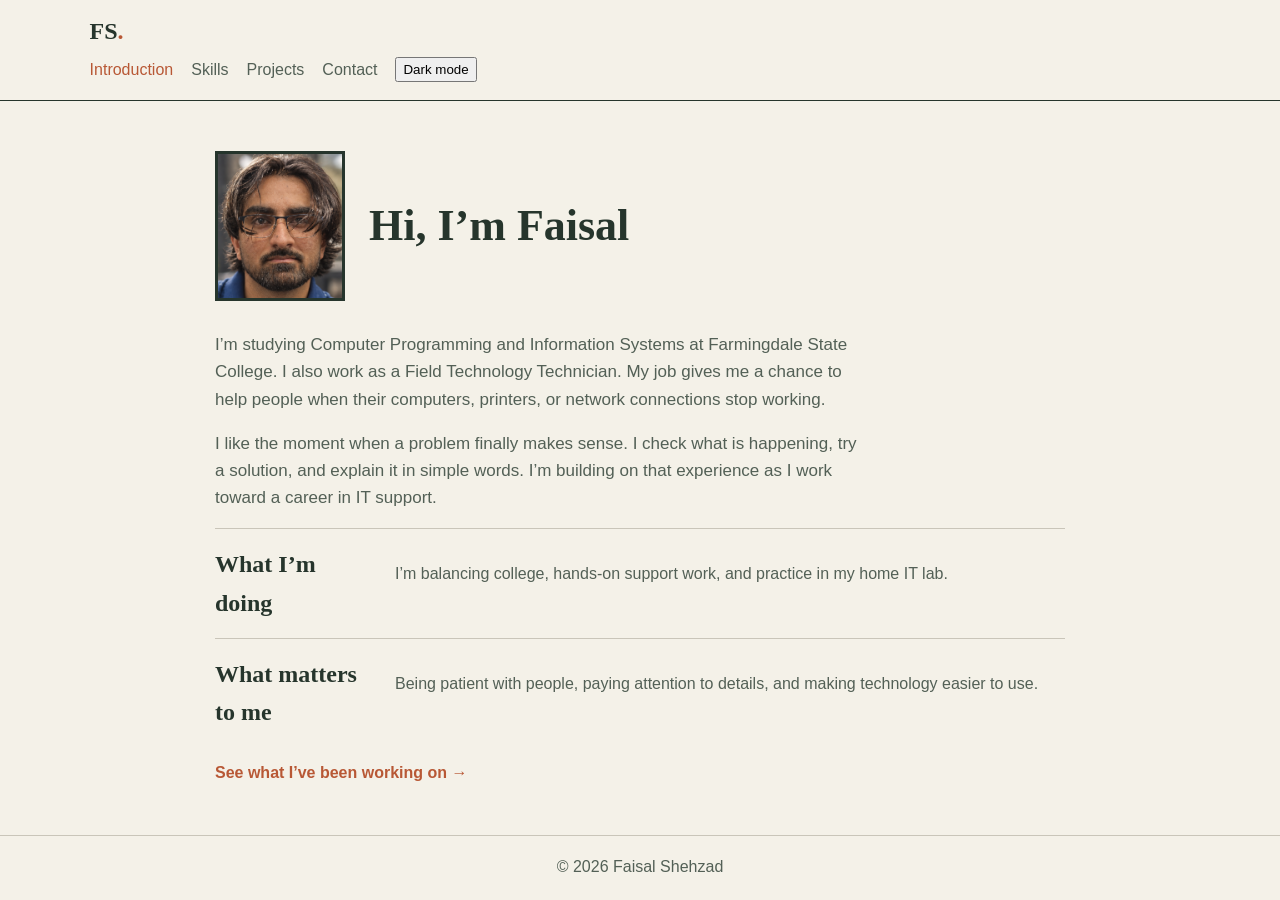
<file: index.html>
<!DOCTYPE html>
<html lang="en">
<head>
  <meta charset="UTF-8">
  <meta name="viewport" content="width=device-width, initial-scale=1.0">
  <title>Introduction | Faisal Shehzad</title>
  <link rel="stylesheet" href="style.css">
</head>
<body>
  <!-- Main site menu -->
  <header class="site-header">
    <a class="logo" href="index.html">FS<span>.</span></a>
    <nav>
      <a class="active" href="index.html">Introduction</a>
      <a href="skills.html">Skills</a>
      <a href="projects.html">Projects</a>
      <a href="contact.html">Contact</a>
      <button id="themeButton">Dark mode</button>
    </nav>
  </header>

  <!-- Introduction and personal details -->
  <main>
    <section class="page-top">
      <div class="intro-heading">
        <img class="profile-photo" src="Faisal.jpg" alt="Photo of Faisal Shehzad">
        <h1>Hi, I’m Faisal</h1>
      </div>
    </section>

    <p class="intro-text">
      I’m studying Computer Programming and Information Systems at
      Farmingdale State College. I also work as a Field Technology Technician.
      My job gives me a chance to help people when their computers, printers,
      or network connections stop working.
    </p>

    <p class="intro-text">
      I like the moment when a problem finally makes sense. I check what is
      happening, try a solution, and explain it in simple words. I’m building
      on that experience as I work toward a career in IT support.
    </p>

    <section class="info-row">
      <h2>What I’m doing</h2>
      <p>I’m balancing college, hands-on support work, and practice in my home IT lab.</p>
    </section>

    <section class="info-row">
      <h2>What matters to me</h2>
      <p>Being patient with people, paying attention to details, and making technology easier to use.</p>
    </section>

    <a class="text-link" href="projects.html">See what I’ve been working on →</a>
  </main>

  <!-- Page footer -->
  <footer>© 2026 Faisal Shehzad</footer>

  <script src="script.js"></script>
</body>
</html>
</file>
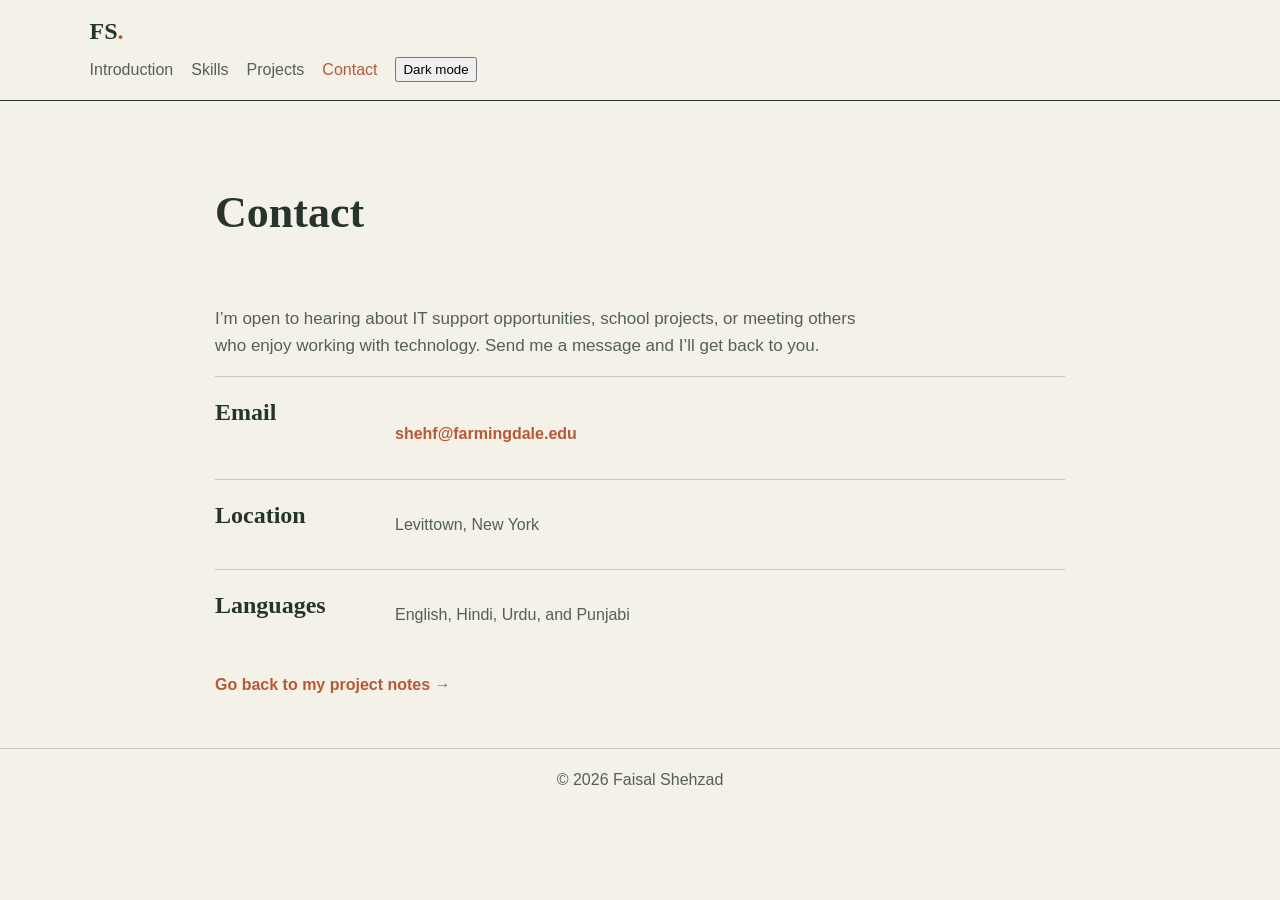
<file: contact.html>
<!DOCTYPE html>
<html lang="en">
<head>
  <meta charset="UTF-8">
  <meta name="viewport" content="width=device-width, initial-scale=1.0">
  <title>Contact | Faisal Shehzad</title>
  <link rel="stylesheet" href="style.css">
</head>
<body>
  <!-- Main site menu -->
  <header class="site-header">
    <a class="logo" href="index.html">FS<span>.</span></a>
    <nav>
      <a href="index.html">Introduction</a>
      <a href="skills.html">Skills</a>
      <a href="projects.html">Projects</a>
      <a class="active" href="contact.html">Contact</a>
      <button id="themeButton">Dark mode</button>
    </nav>
  </header>

  <!-- Contact details -->
  <main>
    <section class="page-top">
      <div>
        <h1>Contact</h1>
      </div>
    </section>

    <p class="intro-text">
      I’m open to hearing about IT support opportunities, school projects,
      or meeting others who enjoy working with technology. Send me a message
      and I’ll get back to you.
    </p>

    <section class="info-row">
      <h2>Email</h2>
      <p><a class="text-link" href="mailto:shehf@farmingdale.edu">shehf@farmingdale.edu</a></p>
    </section>

    <section class="info-row">
      <h2>Location</h2>
      <p>Levittown, New York</p>
    </section>

    <section class="info-row">
      <h2>Languages</h2>
      <p>English, Hindi, Urdu, and Punjabi</p>
    </section>

    <a class="text-link" href="projects.html">Go back to my project notes →</a>
  </main>

  <!-- Page footer -->
  <footer>© 2026 Faisal Shehzad</footer>

  <script src="script.js"></script>
</body>
</html>
</file>
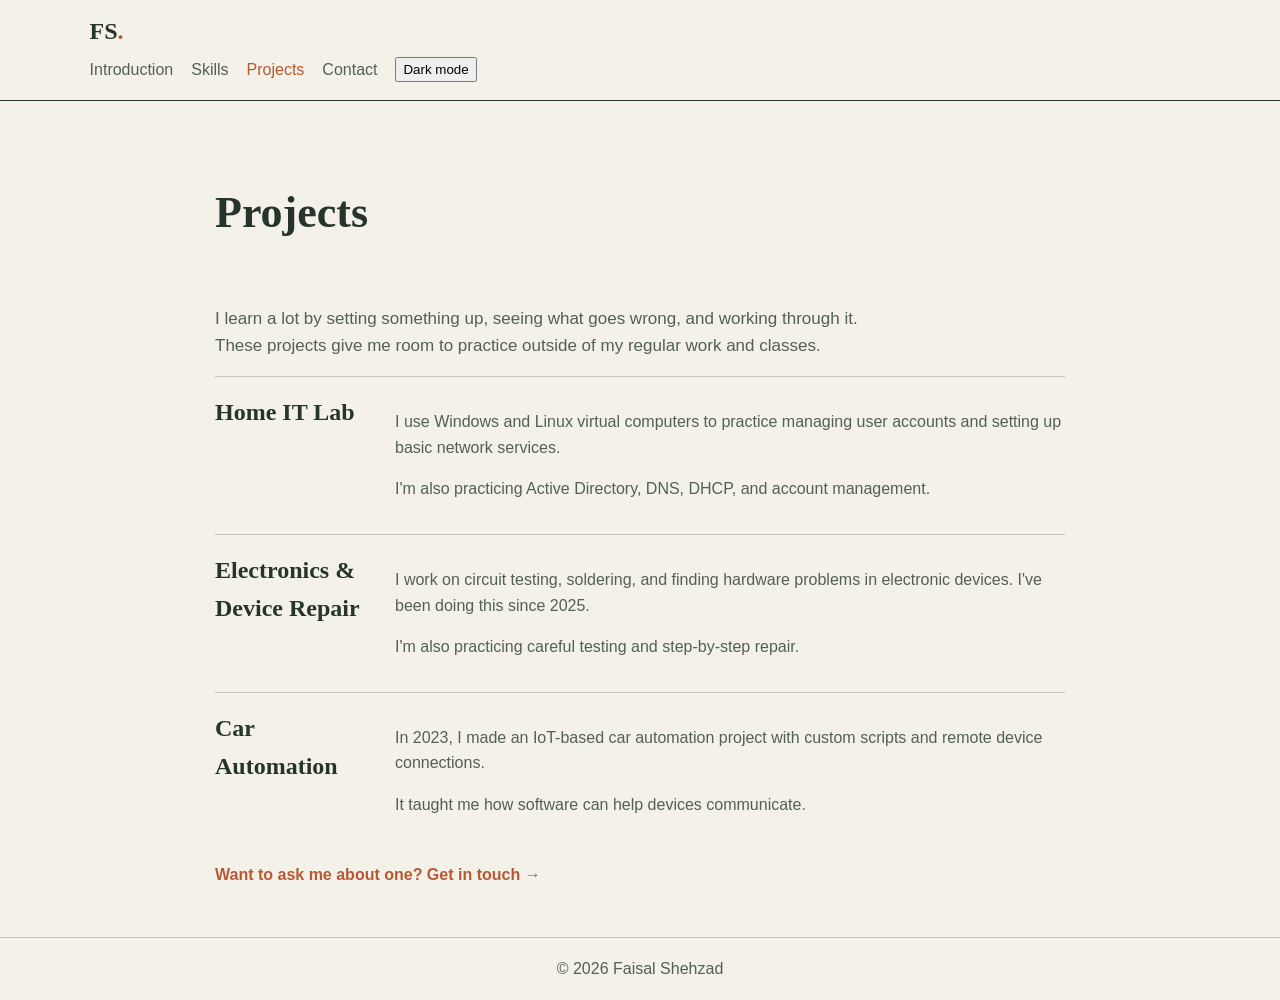
<file: projects.html>
<!DOCTYPE html>
<html lang="en">
<head>
  <meta charset="UTF-8">
  <meta name="viewport" content="width=device-width, initial-scale=1.0">
  <title>Projects | Faisal Shehzad</title>
  <link rel="stylesheet" href="style.css">
</head>
<body>
  <!-- Main site menu -->
  <header class="site-header">
    <a class="logo" href="index.html">FS<span>.</span></a>
    <nav>
      <a href="index.html">Introduction</a>
      <a href="skills.html">Skills</a>
      <a class="active" href="projects.html">Projects</a>
      <a href="contact.html">Contact</a>
      <button id="themeButton">Dark mode</button>
    </nav>
  </header>

  <!-- Projects and what I learned from them -->
  <main>
    <section class="page-top">
      <div>
        <h1>Projects</h1>
      </div>
    </section>

    <p class="intro-text">
      I learn a lot by setting something up, seeing what goes wrong, and
      working through it. These projects give me room to practice outside
      of my regular work and classes.
    </p>

    <section class="info-row">
      <h2>Home IT Lab</h2>
      <div>
        <p>I use Windows and Linux virtual computers to practice managing user accounts and setting up basic network services.</p>
        <p>I'm also practicing Active Directory, DNS, DHCP, and account management.</p>
      </div>
    </section>

    <section class="info-row">
      <h2>Electronics &amp; Device Repair</h2>
      <div>
        <p>I work on circuit testing, soldering, and finding hardware problems in electronic devices. I've been doing this since 2025.</p>
        <p>I'm also practicing careful testing and step-by-step repair.</p>
      </div>
    </section>

    <section class="info-row">
      <h2>Car Automation</h2>
      <div>
        <p>In 2023, I made an IoT-based car automation project with custom scripts and remote device connections.</p>
        <p>It taught me how software can help devices communicate.</p>
      </div>
    </section>

    <a class="text-link" href="contact.html">Want to ask me about one? Get in touch →</a>
  </main>

  <!-- Page footer -->
  <footer>© 2026 Faisal Shehzad</footer>

  <script src="script.js"></script>
</body>
</html>
</file>
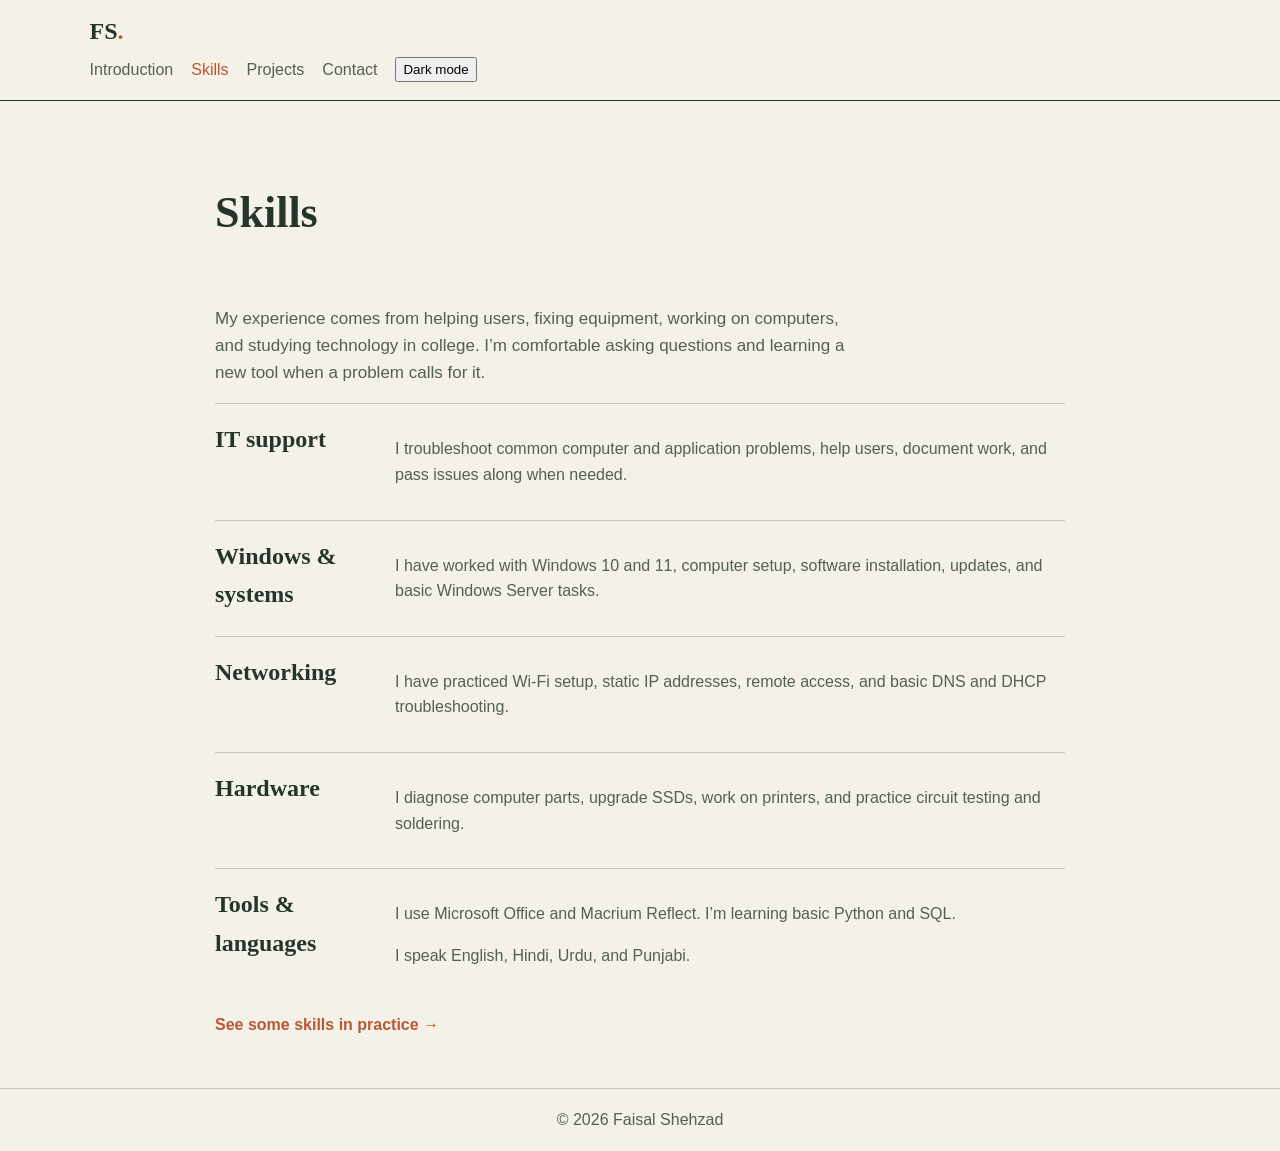
<file: skills.html>
<!DOCTYPE html>
<html lang="en">
<head>
  <meta charset="UTF-8">
  <meta name="viewport" content="width=device-width, initial-scale=1.0">
  <title>Skills | Faisal Shehzad</title>
  <link rel="stylesheet" href="style.css">
</head>
<body>
  <!-- Main site menu -->
  <header class="site-header">
    <a class="logo" href="index.html">FS<span>.</span></a>
    <nav>
      <a href="index.html">Introduction</a>
      <a class="active" href="skills.html">Skills</a>
      <a href="projects.html">Projects</a>
      <a href="contact.html">Contact</a>
      <button id="themeButton">Dark mode</button>
    </nav>
  </header>

  <!-- Skills and tools I use -->
  <main>
    <section class="page-top">
      <div>
        <h1>Skills</h1>
      </div>
    </section>

    <p class="intro-text">
      My experience comes from helping users, fixing equipment, working on
      computers, and studying technology in college. I’m comfortable asking
      questions and learning a new tool when a problem calls for it.
    </p>

    <section class="info-row">
      <h2>IT support</h2>
      <div>
        <p>I troubleshoot common computer and application problems, help users, document work, and pass issues along when needed.</p>
      </div>
    </section>

    <section class="info-row">
      <h2>Windows &amp; systems</h2>
      <div>
        <p>I have worked with Windows 10 and 11, computer setup, software installation, updates, and basic Windows Server tasks.</p>
      </div>
    </section>

    <section class="info-row">
      <h2>Networking</h2>
      <div>
        <p>I have practiced Wi-Fi setup, static IP addresses, remote access, and basic DNS and DHCP troubleshooting.</p>
      </div>
    </section>

    <section class="info-row">
      <h2>Hardware</h2>
      <div>
        <p>I diagnose computer parts, upgrade SSDs, work on printers, and practice circuit testing and soldering.</p>
      </div>
    </section>

    <section class="info-row">
      <h2>Tools &amp; languages</h2>
      <div>
        <p>I use Microsoft Office and Macrium Reflect. I’m learning basic Python and SQL.</p>
        <p>I speak English, Hindi, Urdu, and Punjabi.</p>
      </div>
    </section>

    <a class="text-link" href="projects.html">See some skills in practice →</a>
  </main>

  <!-- Page footer -->
  <footer>© 2026 Faisal Shehzad</footer>

  <script src="script.js"></script>
</body>
</html>
</file>
<file: style.css>
/* Main page colors and text */
* {
  box-sizing: border-box;
}

body {
  margin: 0;
  background: #f4f1e8;
  color: #26352c;
  font-family: Arial, sans-serif;
  line-height: 1.6;
}

/* Header and navigation */
.site-header {
  padding: 18px 7%;
  border-bottom: 1px solid #26352c;
}

.logo {
  color: #26352c;
  font: bold 24px Georgia, serif;
  text-decoration: none;
}

.logo span,
.small-heading,
.text-link,
.project-number {
  color: #b85835;
}

nav {
  display: flex;
  flex-wrap: wrap;
  gap: 18px;
  margin-top: 10px;
}

nav a {
  color: #536056;
  text-decoration: none;
}

nav a:hover,
nav a.active {
  color: #b85835;
}

/* Main content and headings */
main {
  max-width: 900px;
  margin: 50px auto;
  padding: 0 25px;
}

.page-top {
  display: flex;
  justify-content: space-between;
  gap: 25px;
  margin-bottom: 30px;
}

.small-heading {
  font-size: 12px;
  font-weight: bold;
}

h1,
h2 {
  font-family: Georgia, serif;
}

h1 {
  font-size: 44px;
  line-height: 1.15;
}

.intro-text,
.info-row p {
  color: #536056;
}

.intro-text {
  max-width: 650px;
  font-size: 17px;
}

/* Rows for skills and project details */
.margin-note {
  max-width: 190px;
  margin-top: 22px;
  padding-left: 12px;
  border-left: 3px solid #c76843;
}

.info-row {
  display: grid;
  grid-template-columns: 160px 1fr;
  gap: 20px;
  padding: 16px 0;
  border-top: 1px solid #c9c5b9;
}

.info-row h2 {
  margin: 0;
}

.text-link {
  display: inline-block;
  margin-top: 12px;
  font-weight: bold;
  text-decoration: none;
}

.text-link:hover {
  text-decoration: underline;
}

/* Footer */
footer {
  margin-top: 45px;
  padding: 18px;
  border-top: 1px solid #c9c5b9;
  color: #536056;
  text-align: center;
}

/* Photo on the introduction page */
.intro-heading {
  display: flex;
  align-items: center;
  gap: 24px;
}

.profile-photo {
  width: 130px;
  height: 150px;
  object-fit: cover;
  border: 3px solid #26352c;
}

/* Small-screen layout */
@media (max-width: 600px) {
  .intro-heading {
    align-items: flex-start;
    flex-direction: column;
    gap: 12px;
  }

  .profile-photo {
    width: 110px;
    height: 125px;
  }
}

/* Dark mode colors */
.dark-mode {
  background: #202923;
  color: #f4f1e8;
}
body.dark-mode .site-header .logo {
  color: #f4f1e8;
}

.dark-mode .site-header,
.dark-mode .info-row,
.dark-mode footer {
  border-color: #59645d;
}

.dark-mode nav a:not(.logo),
.dark-mode .intro-text,
.dark-mode .info-row p,
.dark-mode footer {
  color: #d8ded8;
}

.dark-mode .text-link,
.dark-mode .small-heading {
  color: #f0a078;
}
</file>
